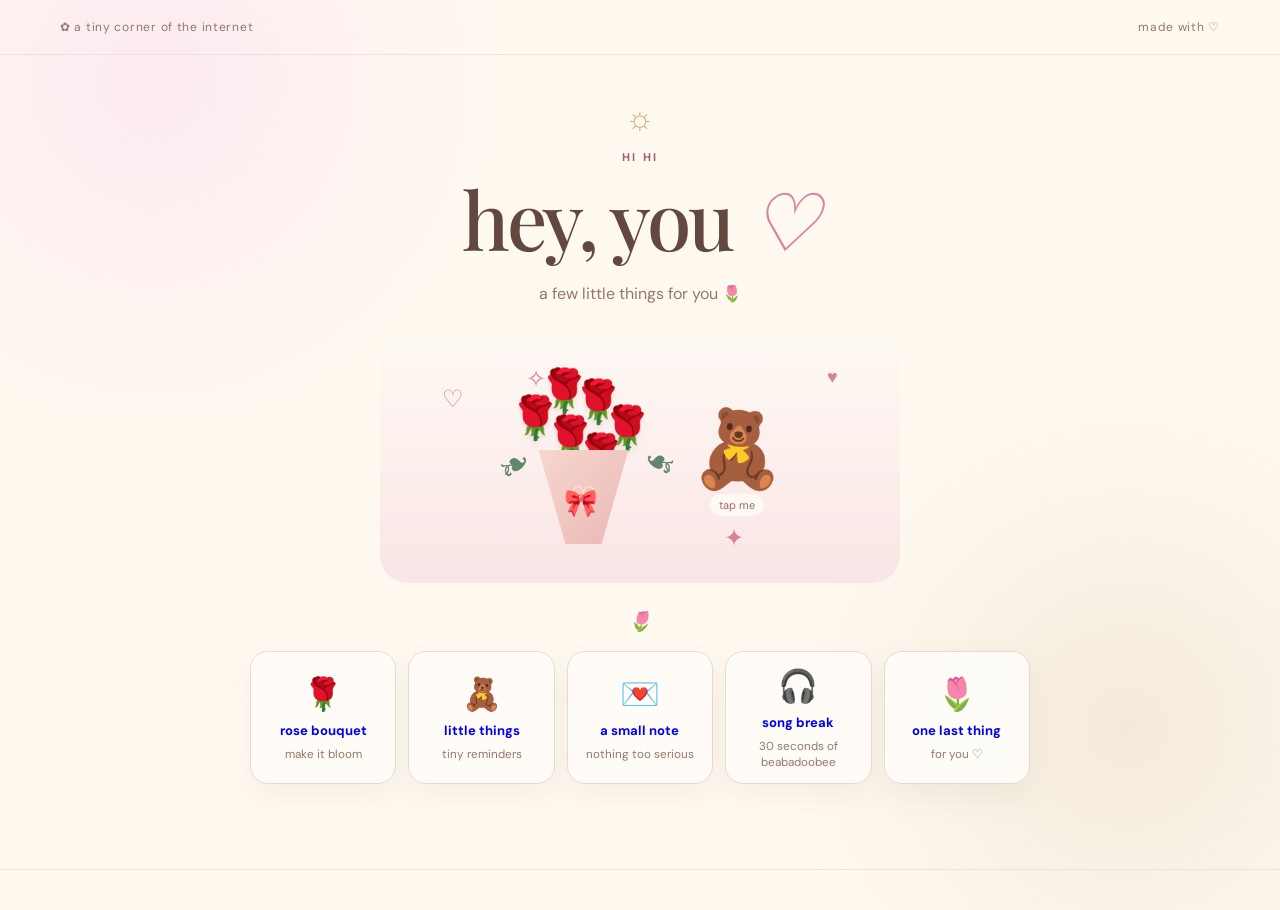
<file: index.html>
<!doctype html>
<html lang="en">
<head>
<meta charset="utf-8"><meta name="viewport" content="width=device-width,initial-scale=1">
<title>a tiny thing for you ♡</title><link rel="stylesheet" href="style.css">
</head>
<body>
<header><span>✿ a tiny corner of the internet</span><span>made with ♡</span></header>
<main>
  <div class="sun">☼</div><p class="eyebrow">hi hi</p>
  <h1>hey, you <em>♡</em></h1>
  <p class="intro">a few little things for you 🌷</p>
  <div class="hero-art" aria-label="a bouquet of pink roses and a little teddy bear">
    <div class="bouquet" aria-hidden="true">
      <span class="rose r1">🌹</span><span class="rose r2">🌹</span><span class="rose r3">🌹</span>
      <span class="rose r4">🌹</span><span class="rose r5">🌹</span><span class="rose r6">🌹</span>
      <span class="leaf l1">❧</span><span class="leaf l2">❧</span><span class="wrap">♡</span><span class="ribbon">🎀</span>
    </div>
    <div class="teddy" id="teddy" role="button" tabindex="0" aria-label="tap the teddy bear">🧸<small>tap me</small></div>
    <span class="float-heart h1">♡</span><span class="float-heart h2">♥</span><span class="spark s1">✦</span><span class="spark s2">✧</span>
  </div>
  <p class="prompt" id="teddyMsg">🌷</p>
  <nav class="tiles">
    <a href="bloom.html"><b>🌹</b><strong>rose bouquet</strong><small>make it bloom</small></a>
    <a href="notes.html"><b>🧸</b><strong>little things</strong><small>tiny reminders</small></a>
    <a href="letter.html"><b>💌</b><strong>a small note</strong><small>nothing too serious</small></a>
    <a href="music.html"><b>🎧</b><strong>song break</strong><small>30 seconds of beabadoobee</small></a>
    <a href="cinna.html"><b>🌷</b><strong>one last thing</strong><small>for you ♡</small></a>
  </nav>
  <p class="tiny"></p>
</main>
<footer></footer>
<script>
const teddy=document.querySelector('#teddy'), msg=document.querySelector('#teddyMsg');
const lines=["🌹","🧸","♡","🌷"];
let i=0; function cuddle(){msg.textContent=lines[i%lines.length];i++;teddy.classList.add('wiggle');setTimeout(()=>teddy.classList.remove('wiggle'),450)}
teddy.addEventListener('click',cuddle);teddy.addEventListener('keydown',e=>{if(e.key==='Enter'||e.key===' '){e.preventDefault();cuddle()}});
</script>
</body></html>
</file>
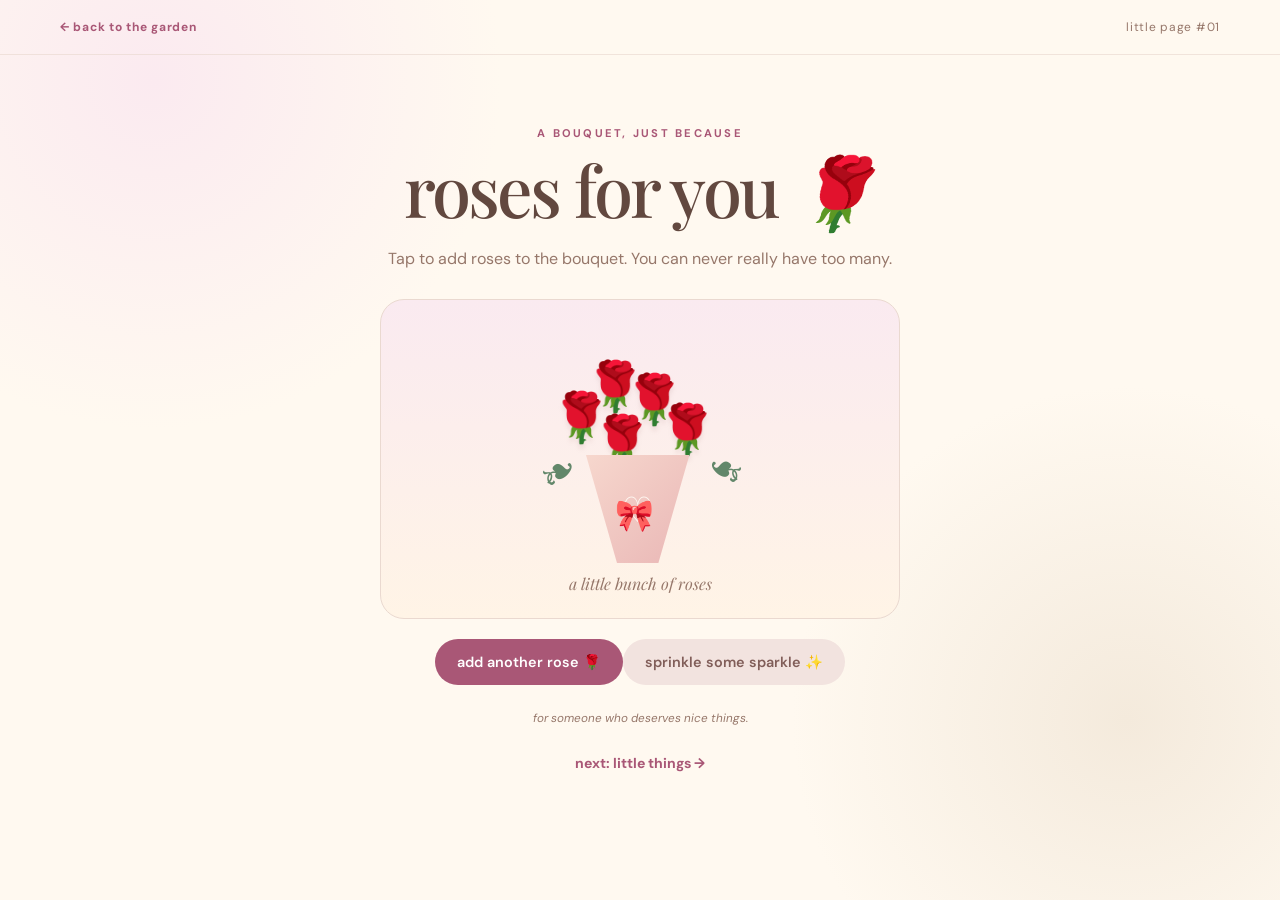
<file: bloom.html>
<!doctype html><html lang="en"><head><meta charset="utf-8"><meta name="viewport" content="width=device-width,initial-scale=1"><title>rose bouquet ♡</title><link rel="stylesheet" href="style.css"></head>
<body><header><a href="index.html">← back to the garden</a><span>little page #01</span></header>
<main class="sub"><p class="eyebrow">a bouquet, just because</p><h1>roses for you <em>🌹</em></h1>
<p class="intro">Tap to add roses to the bouquet. You can never really have too many.</p>
<div class="bloom bouquet-stage" id="garden"><div class="bouquet bigbouquet" id="bigbouquet"><span class="rose r1">🌹</span><span class="rose r2">🌹</span><span class="rose r3">🌹</span><span class="rose r4">🌹</span><span class="rose r5">🌹</span><span class="leaf l1">❧</span><span class="leaf l2">❧</span><span class="wrap">♡</span><span class="ribbon">🎀</span></div><p id="msg">a little bunch of roses</p></div>
<button id="grow">add another rose 🌹</button><button class="soft" id="sparkle">sprinkle some sparkle ✨</button><p class="tiny" id="extra">for someone who deserves nice things.</p>
<a class="next" href="notes.html">next: little things →</a></main>
<script>
const garden=document.querySelector('#garden'),msg=document.querySelector('#msg');let n=0;
document.querySelector('#grow').onclick=()=>{const f=document.createElement('span');f.className='addedrose';f.textContent='🌹';f.style.left=(15+Math.random()*70)+'%';f.style.top=(8+Math.random()*45)+'%';garden.append(f);n++;msg.textContent=['a few more roses for you','okay, this bouquet is getting cute','this is a very respectable amount of roses'][Math.min(n-1,2)];};
document.querySelector('#sparkle').onclick=()=>{const s=document.createElement('span');s.className='addedrose sparkle';s.textContent=['✨','♡','✧','💗'][Math.floor(Math.random()*4)];s.style.left=(10+Math.random()*80)+'%';s.style.top=(5+Math.random()*55)+'%';garden.append(s);document.querySelector('#extra').textContent='there. a little extra pretty, just for you ♡';};
</script></body></html>
</file>
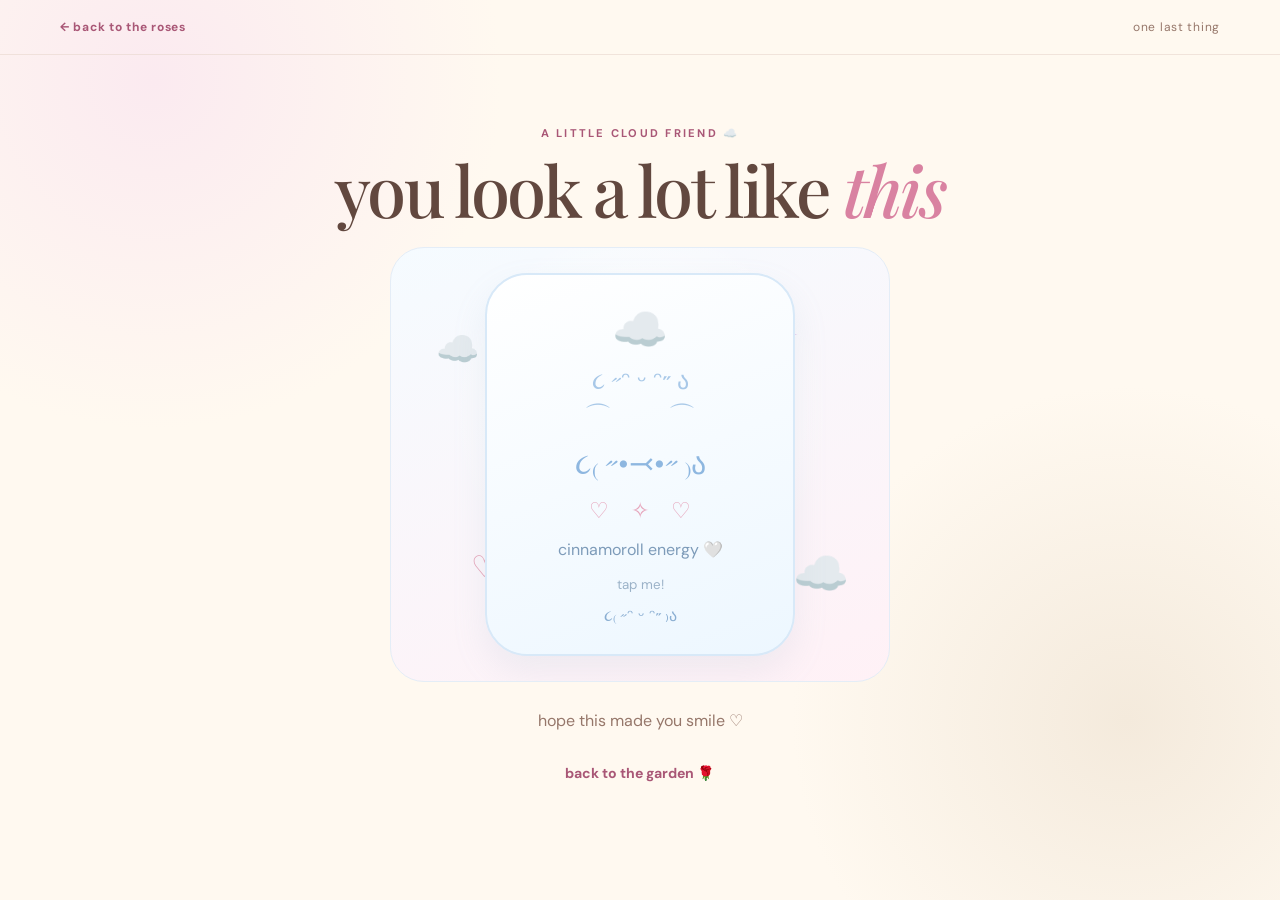
<file: cinna.html>
<!doctype html><html lang="en"><head><meta charset="utf-8"><meta name="viewport" content="width=device-width,initial-scale=1"><title>one last little thing ♡</title><link rel="stylesheet" href="style.css"></head>
<body><header><a href="index.html">← back to the roses</a><span>one last thing</span></header><main class="sub cinna-page"><p class="eyebrow">a little cloud friend ☁️</p><h1>you look a lot like <em>this</em></h1>
<div class="cinna-scene"><span class="float-cloud fc1">☁️</span><span class="float-cloud fc2">☁️</span><span class="float-heart fh1">♡</span><span class="float-heart fh2">✧</span>
<div class="cinna-card" role="button" tabindex="0" aria-label="Tap Cinnamoroll for a surprise"><div class="cloud">☁️</div><div class="cinna">૮ ˶ᵔ ᵕ ᵔ˶ ა</div><div class="ears">⌒　　⌒</div><div class="cinna-face">૮₍ ˶•⤙•˶ ₎ა</div><div class="tiny-hearts">♡　✧　♡</div><p>cinnamoroll energy 🤍</p><small>tap me!</small><div class="surprise-message" aria-live="polite">૮₍ ˶ᵔ ᵕ ᵔ˶ ₎ა</div></div></div>
<p class="intro ending">hope this made you smile ♡</p><a class="next" href="index.html">back to the garden 🌹</a></main>
<script>
const card=document.querySelector('.cinna-card');let taps=0;const messages=['sending you a tiny cloud hug ☁️','boop! you are very cute ♡','a little sprinkle of happy ✧','hope you smile again today (˶ᵔ ᵕ ᵔ˶)'];
function pop(){taps++;card.classList.remove('popped');void card.offsetWidth;card.classList.add('popped');card.querySelector('small').textContent='boop! ♡';card.querySelector('.surprise-message').textContent=messages[(taps-1)%messages.length];for(let i=0;i<5;i++){const el=document.createElement('span');el.className='pop-bit';el.textContent=['♡','☁️','✧','૮₍ ˶ᵔ ᵕ ᵔ˶ ₎ა'][Math.floor(Math.random()*4)];el.style.left=(15+Math.random()*70)+'%';el.style.top=(20+Math.random()*55)+'%';card.appendChild(el);setTimeout(()=>el.remove(),1200)}}
card.addEventListener('click',pop);card.addEventListener('keydown',e=>{if(e.key==='Enter'||e.key===' '){e.preventDefault();pop()}});
</script></body></html>
</file>
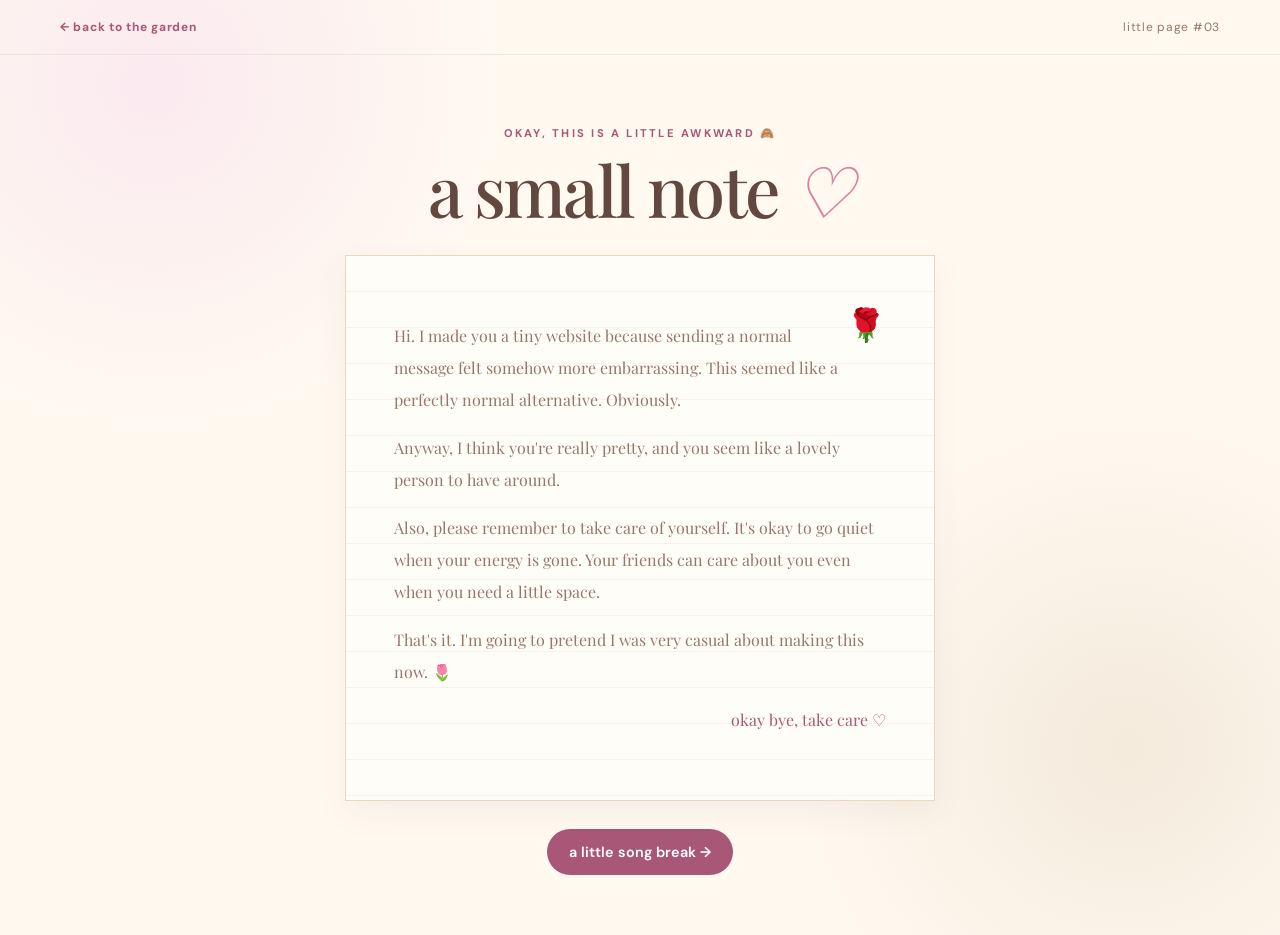
<file: letter.html>
<!doctype html><html lang="en"><head><meta charset="utf-8"><meta name="viewport" content="width=device-width,initial-scale=1"><title>a small note ♡</title><link rel="stylesheet" href="style.css"></head>
<body><header><a href="index.html">← back to the garden</a><span>little page #03</span></header><main class="sub"><p class="eyebrow">okay, this is a little awkward 🙈</p><h1>a small note <em>♡</em></h1>
<article class="letter"><span class="stamp">🌹</span>
<p>Hi. I made you a tiny website because sending a normal message felt somehow more embarrassing. This seemed like a perfectly normal alternative. Obviously.</p>
<p>Anyway, I think you're really pretty, and you seem like a lovely person to have around. </p>
<p>Also, please remember to take care of yourself. It's okay to go quiet when your energy is gone. Your friends can care about you even when you need a little space.</p>
<p>That's it. I'm going to pretend I was very casual about making this now. 🌷</p>
<p class="sign">okay bye, take care ♡</p></article>
<a class="buttonlink" href="music.html">a little song break →</a></main></body></html>
</file>
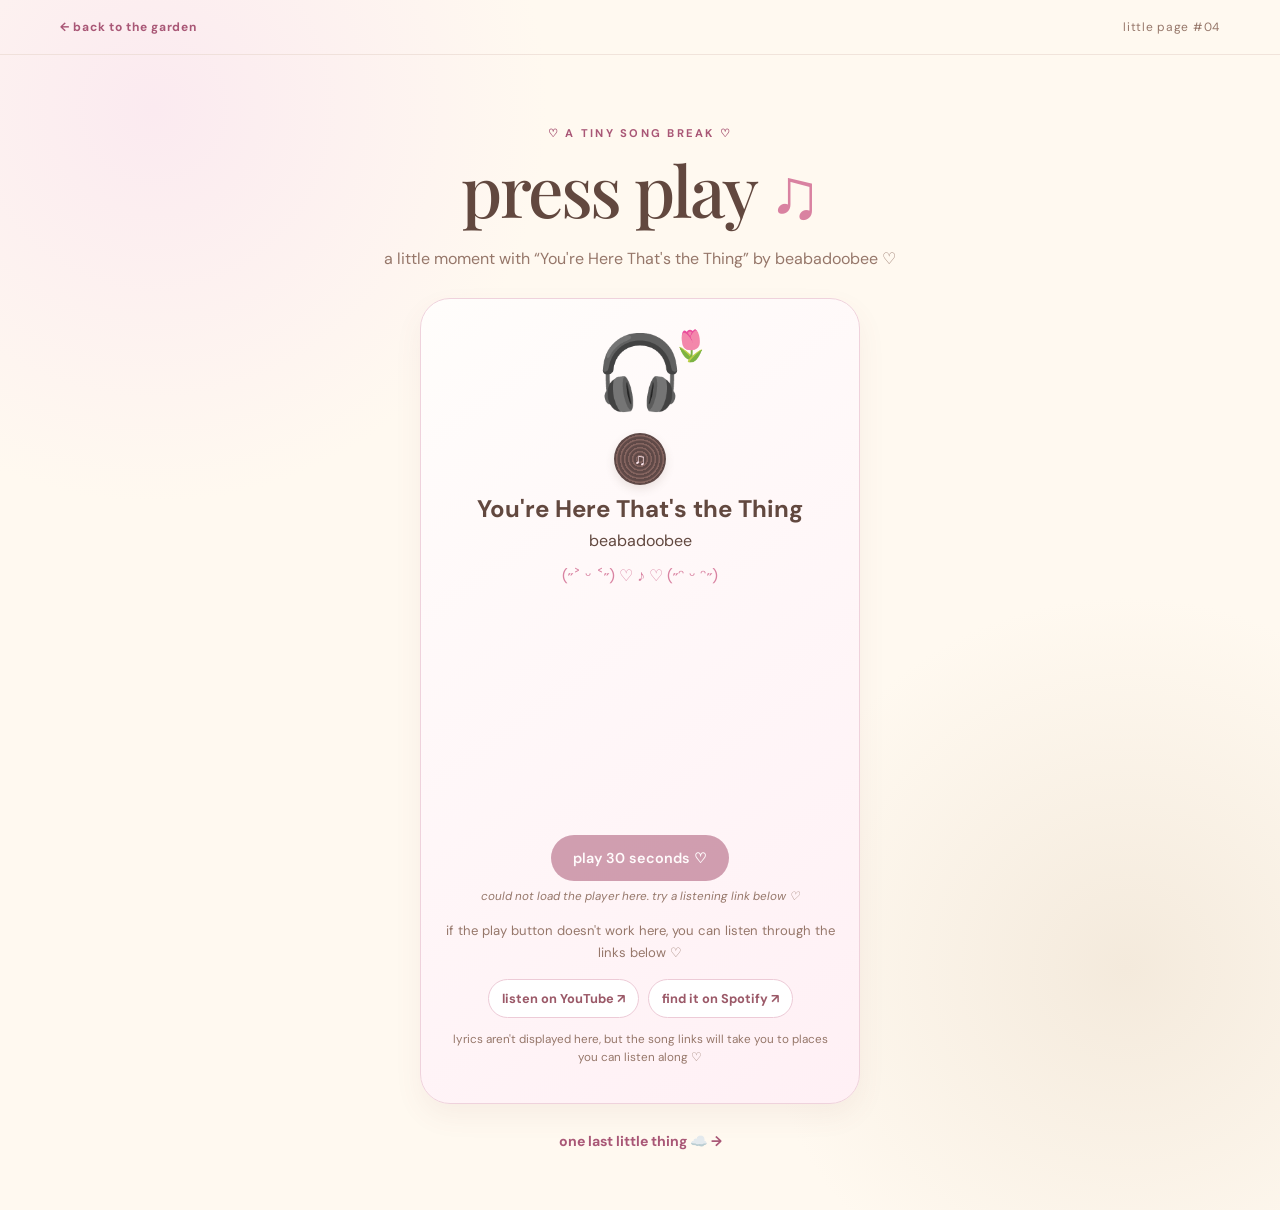
<file: music.html>
<!doctype html><html lang="en"><head><meta charset="utf-8"><meta name="viewport" content="width=device-width,initial-scale=1"><title>song break ♡</title><link rel="stylesheet" href="style.css"></head>
<body class="music-body"><div class="music-floaters" aria-hidden="true"><span>♫</span><span>♡</span><span>(˶ᵔ ᵕ ᵔ˶)</span><span>♪</span><span>૮₍ ˶ᵔ ᵕ ᵔ˶ ₎ა</span><span>♡</span><span>♬</span><span>(づ｡◕‿‿◕｡)づ</span><span>୨୧</span><span>♪</span><span>♡</span><span>₊˚⊹♡</span></div>
<header><a href="index.html">← back to the garden</a><span>little page #04</span></header><main class="sub music-page"><p class="eyebrow">♡ a tiny song break ♡</p><h1>press play <em>♫</em></h1>
<p class="intro">a little moment with “You're Here That's the Thing” by beabadoobee ♡</p>
<div class="music-card song-card"><div class="music-art">🎧<span>🌷</span></div><div class="vinyl">♫</div><h2>You're Here That's the Thing</h2><p>beabadoobee</p><div class="song-doodles">(˶˃ ᵕ ˂˶) ♡ ♪ ♡ (˶ᵔ ᵕ ᵔ˶)</div>
<div id="player-wrap"><div id="player"></div></div><button id="play" disabled>play 30 seconds ♡</button><p id="musicStatus" class="tiny" aria-live="polite">getting the song ready… ♡</p>
<p class="music-disclaimer">if the play button doesn't work here, you can listen through the links below ♡</p><div class="listen-links"><a href="https://www.youtube.com/watch?v=eQAfnVbP6yk&list=RDeQAfnVbP6yk&start_radio=1" target="_blank" rel="noopener">listen on YouTube ↗</a><a href="https://open.spotify.com/search/You're%20Here%20That's%20the%20Thing%20beabadoobee" target="_blank" rel="noopener">find it on Spotify ↗</a></div>
<p class="tiny lyrics-note">lyrics aren't displayed here, but the song links will take you to places you can listen along ♡</p></div>
<a class="next" href="cinna.html">one last little thing ☁️ →</a></main>
<script>
let player=null,stopTimer=null,isReady=false;const playBtn=document.querySelector('#play'),status=document.querySelector('#musicStatus');
function loadPlayer(){if(player||!window.YT||!YT.Player)return;player=new YT.Player('player',{height:'225',width:'300',videoId:'eQAfnVbP6yk',playerVars:{start:0,playsinline:1,rel:0},events:{onReady:()=>{isReady=true;playBtn.disabled=false;status.textContent='ready when you are ♡';},onStateChange:e=>{if(e.data===YT.PlayerState.PLAYING){clearTimeout(stopTimer);status.textContent='♪ playing… ♡';stopTimer=setTimeout(()=>{if(player){player.pauseVideo();status.textContent='your 30-second song moment is complete ♡';}},30000);}},onError:()=>{status.textContent='the embed did not work this time. try a listening link below ♡';}}});}
window.onYouTubeIframeAPIReady=loadPlayer;const api=document.createElement('script');api.src='https://www.youtube.com/iframe_api';api.onerror=()=>status.textContent='could not load the player here. try a listening link below ♡';document.head.appendChild(api);
playBtn.onclick=()=>{if(!isReady||!player){status.textContent='still loading… or use a listening link below ♡';return;}clearTimeout(stopTimer);player.seekTo(0,true);player.playVideo();status.textContent='starting… ♡';};
</script></body></html>
</file>
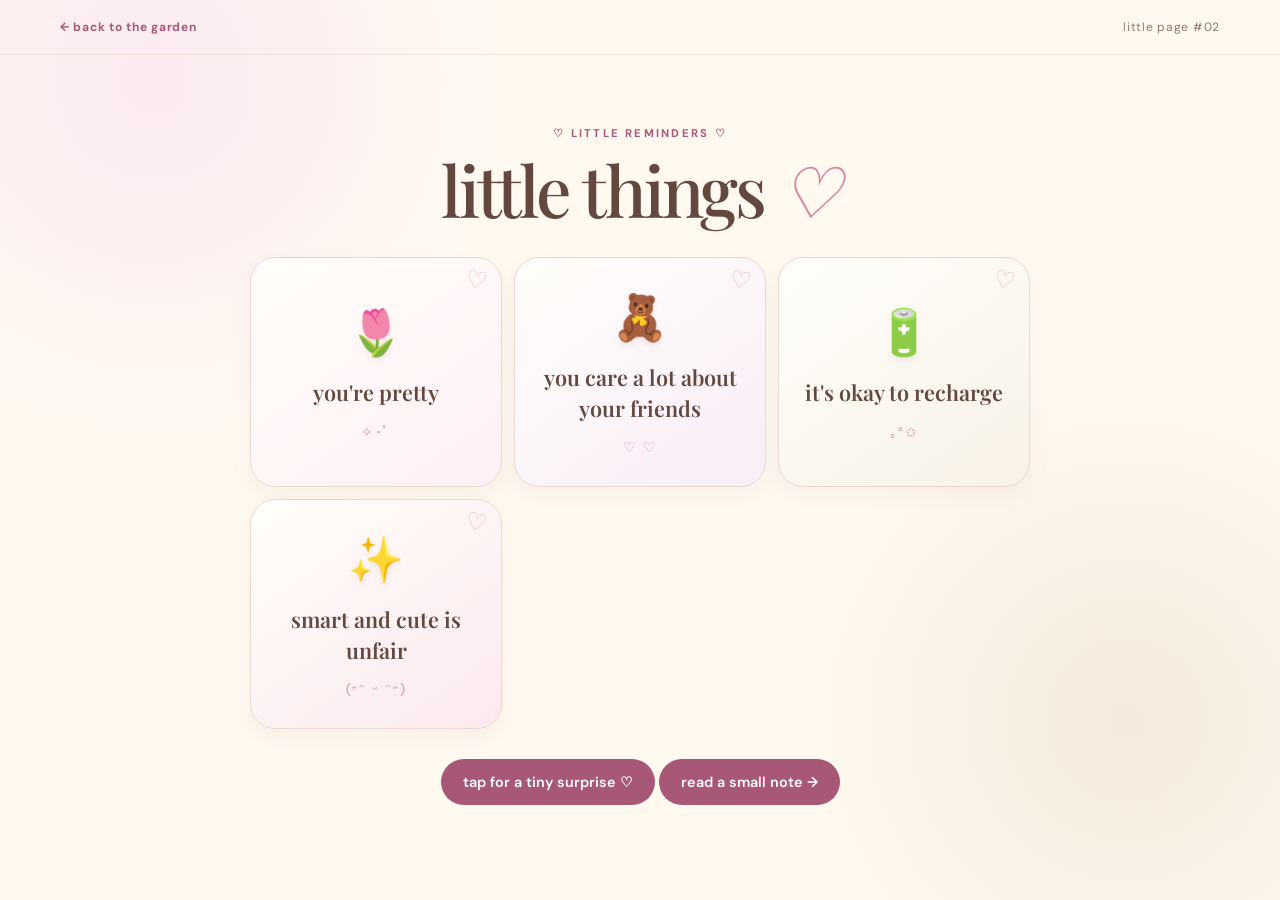
<file: notes.html>
<!doctype html><html lang="en"><head><meta charset="utf-8"><meta name="viewport" content="width=device-width,initial-scale=1"><title>little things ♡</title><link rel="stylesheet" href="style.css"></head>
<body><header><a href="index.html">← back to the garden</a><span>little page #02</span></header><main class="sub"><p class="eyebrow">♡ little reminders ♡</p><h1>little things <em>♡</em></h1>
<section class="notes cute-notes" aria-label="little reminders">
<article tabindex="0"><b>🌷</b><h2>you're pretty</h2><span class="card-sparkle">✧･ﾟ</span></article>
<article tabindex="0"><b>🧸</b><h2>you care a lot about your friends</h2><span class="card-sparkle">♡ ♡</span></article>
<article tabindex="0"><b>🔋</b><h2>it's okay to recharge</h2><span class="card-sparkle">｡°✩</span></article>
<article tabindex="0"><b>✨</b><h2>smart and cute is unfair</h2><span class="card-sparkle">(˶ᵔ ᵕ ᵔ˶)</span></article>
</section><button id="noteBtn">tap for a tiny surprise ♡</button><p class="reply" id="noteReply" aria-live="polite"></p>
<a class="buttonlink" href="letter.html">read a small note →</a></main>
<script>
const cards=[...document.querySelectorAll('.cute-notes article')];
function flip(card){card.classList.toggle('flipped'); if(!card.dataset.original)card.dataset.original=card.querySelector('h2').textContent; card.querySelector('h2').textContent=card.classList.contains('flipped')?['♡ pretty, obviously ♡','your friends are lucky to have you','rest is allowed ☁️','brains and beauty?? unfair'][cards.indexOf(card)]:card.dataset.original;}
cards.forEach(c=>{c.addEventListener('click',()=>flip(c));c.addEventListener('keydown',e=>{if(e.key==='Enter'||e.key===' '){e.preventDefault();flip(c)}})});
const notes=['( ˘͈ ᵕ ˘͈♡) you deserve a good day','૮ ˶ᵔ ᵕ ᵔ˶ ა tiny bear hug','ദ്ദി(˵ •̀ ᴗ - ˵ ) ✧ you got this','(づ๑•ᴗ•๑)づ♡'];let n=0;document.querySelector('#noteBtn').onclick=()=>{document.querySelector('#noteReply').textContent=notes[n++%notes.length];};
</script></body></html>
</file>
<file: style.css>
@import url('https://fonts.googleapis.com/css2?family=DM+Sans:wght@400;500;600;700&family=Playfair+Display:ital,wght@0,500;0,600;1,500&display=swap');:root{--cream:#fff9f0;--paper:#fffdf9;--pink:#d982a1;--dark:#a95776;--pale:#f9e1e9;--brown:#62483f;--muted:#96776a;--line:#ead9d0;--green:#9ba88a}*{box-sizing:border-box}body{margin:0;min-height:100vh;background:radial-gradient(circle at 12% 9%,#fbeaf0,transparent 25%),radial-gradient(circle at 88% 80%,#f4eadc,transparent 25%),var(--cream);color:var(--brown);font-family:'DM Sans',sans-serif}header{display:flex;justify-content:space-between;gap:10px;padding:19px clamp(16px,5vw,60px);border-bottom:1px solid #ead9d0a8;color:var(--muted);font-size:.75rem;letter-spacing:.06em}header a{color:var(--dark);font-weight:700;text-decoration:none}main{width:min(780px,90%);margin:auto;text-align:center;padding:42px 0 60px}.sub{padding-top:60px}.eyebrow{text-transform:uppercase;font-size:.7rem;letter-spacing:.2em;color:var(--dark);font-weight:700}h1{font:500 clamp(2.8rem,9vw,5rem)/1.08 'Playfair Display',Georgia,serif;letter-spacing:-.04em;margin:0 0 18px}em{color:var(--pink);font-weight:500}.sun{font-size:2rem;color:#d7ad67}.intro{font-size:1rem;line-height:1.8;color:var(--muted);margin:0 auto 24px}.garden{height:230px;max-width:560px;margin:20px auto;border:1px solid #f0dce0;border-radius:48% 48% 22px 22px;position:relative;overflow:hidden;background:linear-gradient(#f9eaf0,#fff3e5)}.cloud{position:absolute;background:#fffdf9;border-radius:40px;width:80px;height:22px;opacity:.8}.cloud:before,.cloud:after{content:'';position:absolute;background:inherit;border-radius:50%;width:30px;height:30px;top:-12px;left:12px}.cloud:after{left:39px;top:-5px}.c1{left:12%;top:35px}.c2{right:12%;top:62px;transform:scale(.7)}.butterfly{position:absolute;right:25%;top:25px;color:var(--pink);font-size:2rem}.fl{position:absolute;z-index:2;bottom:43px;font-size:3.3rem;color:var(--pink);text-shadow:0 4px 3px #b3a18a55}.f1{left:10%;transform:rotate(-10deg)}.f2{left:29%;bottom:52px;color:#e6b65f;font-size:2.7rem}.f3{left:47%;font-size:3.7rem;color:#c87e9b}.f4{left:68%;bottom:51px;color:#fffdf7}.f5{right:8%;color:#e7adbd}.grass{position:absolute;bottom:0;height:55px;left:0;right:0;background:#b8c4a3;border-radius:50% 50% 0 0/35% 35% 0 0}.prompt{font:italic 1.2rem 'Playfair Display',Georgia,serif;margin:24px 0 18px}.tiles{display:grid;grid-template-columns:repeat(4,1fr);gap:12px}.tiles a{display:flex;flex-direction:column;align-items:center;justify-content:center;gap:7px;min-height:130px;padding:13px 7px;background:#fffdf9e8;border:1px solid var(--line);border-radius:18px;box-shadow:0 12px 30px #62483f10;text-decoration:none;transition:.2s}.tiles a:hover{transform:translateY(-4px);border-color:var(--pink)}.tiles b{font-size:2rem}.tiles strong{font-size:.82rem}.tiles small,.tiny{font-size:.73rem;color:var(--muted)}.tiny{margin-top:25px;font-style:italic}.sub h1{font-size:clamp(2.5rem,8vw,4.4rem)}.bloom{height:240px;position:relative;overflow:hidden;margin:25px auto 20px;max-width:520px;border:1px solid var(--line);border-radius:24px;background:linear-gradient(#faeaf0,#fff4e6)}.bloom p{position:absolute;bottom:8px;left:10px;right:10px;font:italic 1rem 'Playfair Display',serif;color:var(--muted)}.grown{position:absolute;font-size:2.4rem;animation:pop .4s ease-out}@keyframes pop{from{transform:scale(.1);opacity:0}to{transform:scale(1);opacity:1}}button,.buttonlink{border:0;border-radius:999px;background:var(--dark);color:white;font:600 .9rem 'DM Sans',sans-serif;padding:14px 22px;cursor:pointer;text-decoration:none;display:inline-flex;align-items:center;justify-content:center;transition:.2s}button:hover,.buttonlink:hover{transform:translateY(-2px);background:#914663}.next{display:block;margin:28px auto 0;color:var(--dark);font-weight:700;text-decoration:none;font-size:.88rem}.notes{display:grid;grid-template-columns:repeat(3,1fr);gap:12px;margin:30px 0}.notes article{padding:20px 15px;background:var(--paper);border:1px solid var(--line);border-radius:18px;box-shadow:0 12px 30px #62483f10}.notes b{font-size:2rem}.notes h2,.reply h2{font:600 1.2rem 'Playfair Display',serif}.notes p,.letter p,.reply p{font-size:.9rem;line-height:1.8;color:var(--muted)}.letter{position:relative;text-align:left;max-width:590px;margin:28px auto;padding:clamp(24px,6vw,48px);border:1px solid #e8d8bd;background:repeating-linear-gradient(transparent,transparent 35px,#f1e5d9 36px),#fffdf8;box-shadow:0 12px 30px #62483f10}.letter p{font:1rem/2 'Playfair Display',serif}.stamp{float:right;color:var(--pink);font-size:2rem}.sign{text-align:right;font-style:italic;color:var(--dark)!important}.heart{font-size:3rem;color:var(--pink);animation:pulse 1.6s infinite}@keyframes pulse{50%{transform:scale(1.12)}}.question h1{max-width:650px;margin:0 auto 18px}.answers{display:flex;justify-content:center;gap:12px;flex-wrap:wrap;margin:28px 0}.soft{background:#f1d7df;color:var(--dark)}.soft:hover{background:#eac5d2}.reply:not(:empty){padding:24px;margin:18px auto;border:1px solid var(--line);border-radius:20px;background:var(--paper);max-width:520px;animation:pop .3s}.reply h2{color:var(--dark);font-size:1.6rem}.emoji{font-size:2rem}.reply .buttonlink{margin-top:8px}footer{text-align:center;padding:20px;color:#a58c80;font-size:.7rem;border-top:1px solid #ead9d0a8;letter-spacing:.05em}@media(max-width:620px){header{font-size:.64rem;padding:15px 5%}main{width:88%;padding-top:34px}.tiles{grid-template-columns:repeat(2,1fr)}.tiles a{min-height:120px}.garden{height:205px}.fl{font-size:2.7rem}.f3{font-size:3.2rem}.notes{grid-template-columns:1fr}.notes article{text-align:left;display:grid;grid-template-columns:42px 1fr;column-gap:8px}.notes b{grid-row:span 2}.notes h2{margin:2px 0 5px}.answers button{width:100%}.letter p{font-size:.96rem}}

/* extra bouquet, bear and tiny interactive details */
.hero-art{position:relative;display:flex;align-items:center;justify-content:center;gap:14px;min-height:250px;margin:22px auto 8px;max-width:520px;overflow:hidden;border-radius:28px;background:linear-gradient(180deg,#fff9f4,#f9e5e5)}
.bouquet{position:relative;width:180px;height:205px;flex-shrink:0}
.rose{position:absolute;font-size:42px;filter:drop-shadow(0 4px 2px #8d5c5c20)}
.r1{left:42px;top:8px}.r2{left:76px;top:19px}.r3{left:13px;top:35px}.r4{left:105px;top:45px}.r5{left:48px;top:55px}.r6{left:79px;top:73px}
.leaf{position:absolute;color:#62876a;font-size:38px}.l1{left:3px;top:85px;transform:rotate(-35deg)}.l2{right:0;top:83px;transform:scaleX(-1) rotate(-30deg)}
.wrap{position:absolute;left:38px;top:95px;width:100px;height:94px;display:grid;place-items:center;background:linear-gradient(135deg,#f7d8ce,#e9b6b5);clip-path:polygon(5% 0,95% 0,68% 100%,32% 100%);font-size:30px;color:#fff9f3}
.ribbon{position:absolute;left:68px;top:130px;font-size:27px}
.teddy{display:flex;flex-direction:column;align-items:center;justify-content:center;font-size:76px;cursor:pointer;user-select:none;transform-origin:center;z-index:2}
.teddy small{font-size:11px;color:#956d65;background:#fff8f3;border-radius:20px;padding:4px 9px;margin-top:-5px}
.wiggle{animation:wiggle .4s ease}.float-heart,.spark{position:absolute;color:#d78394;font-size:24px;animation:floaty 2.5s ease-in-out infinite}.h1{left:12%;top:20%}.h2{right:12%;top:13%;font-size:18px}.s1{right:30%;bottom:12%}.s2{left:28%;top:12%}
@keyframes wiggle{0%,100%{transform:rotate(0)}25%{transform:rotate(-12deg) scale(1.08)}75%{transform:rotate(12deg) scale(1.08)}}
@keyframes floaty{0%,100%{transform:translateY(0)}50%{transform:translateY(-8px)}}
.tiles{grid-template-columns:repeat(auto-fit,minmax(140px,1fr))}
.bouquet-stage{position:relative;min-height:320px;overflow:hidden;display:flex;flex-direction:column;align-items:center;justify-content:center}
.bigbouquet{transform:scale(1.15);margin:8px auto 0}
.addedrose{position:absolute;font-size:30px;animation:pop .45s ease both;filter:drop-shadow(0 3px 2px #8d5c5c22)}
.addedrose.sparkle{font-size:24px}
@keyframes pop{from{transform:scale(.2) rotate(-30deg);opacity:0}to{transform:scale(1) rotate(0);opacity:1}}
button.soft{background:#f2e3df;color:#815e59;box-shadow:none}
.reply{margin:18px auto;padding:15px;border-radius:18px;background:#fff8f3;max-width:440px;line-height:1.65}
.reply:empty{display:none}
.music-card{max-width:440px;margin:24px auto;padding:22px;background:#fff8f3;border:1px solid #efd8d5;border-radius:24px;box-shadow:0 12px 28px #8d5c5c12}
.music-art{position:relative;font-size:72px;margin:5px auto 14px}.music-art span{font-size:30px;position:absolute;top:0;margin-left:-13px}
.music-card h2{margin:5px 0}.music-card p{margin:6px 0 14px}.music-card a{color:#9b5968}
#player-wrap{width:100%;min-height:225px;overflow:hidden;margin:12px auto;display:flex;justify-content:center}#player{width:300px;min-height:225px;max-width:100%}#player iframe{max-width:100%;border:0;border-radius:14px}
#play:disabled{opacity:.55;cursor:wait}
@media(max-width:480px){.hero-art{min-height:220px;gap:0}.bouquet{transform:scale(.85);margin-left:-8px;margin-right:-12px}.teddy{font-size:62px}.tiles{grid-template-columns:repeat(2,minmax(0,1fr))}.bigbouquet{transform:scale(.95)}}

.cinna-card{position:relative;max-width:340px;margin:25px auto;padding:28px 18px 22px;background:linear-gradient(160deg,#fff,#eaf5ff);border:2px solid #d8e9f8;border-radius:38px;box-shadow:0 14px 28px #8cabc51a;cursor:pointer;transition:transform .25s,box-shadow .25s;overflow:hidden}
.cinna-card.popped{transform:translateY(-5px) rotate(-1deg);box-shadow:0 18px 35px #8cabc533}
.cinna-card .cloud{font-size:44px;color:#a6c9ec;position:absolute;right:22px;top:14px;animation:floaty 3s ease-in-out infinite}
.cinna-card .cinna{font-size:24px;color:#a8c8e8;margin:24px 0 4px}
.cinna-card .ears{font-size:28px;color:#a9c9e8;margin-top:-4px}
.cinna-card .cinna-face{font-size:30px;color:#8eb7e0;margin:8px 0}
.cinna-card .tiny-hearts{color:#e6a4bb;font-size:22px;margin:10px}
.cinna-card p{color:#7d9bb9;margin:8px 0}.cinna-card small{display:block;color:#9bb2c8;margin-top:12px}
.ending{margin-top:25px}


/* cute, interactive reminder cards */
.cute-notes article{position:relative;min-height:230px;display:flex;flex-direction:column;align-items:center;justify-content:center;gap:15px;overflow:hidden;cursor:pointer;transition:transform .25s,background .25s,border-color .25s,box-shadow .25s;border-radius:25px;background:linear-gradient(145deg,#fffefa,#fff0f4);box-shadow:0 10px 22px #a96d7b12}
.cute-notes article:nth-child(2){background:linear-gradient(145deg,#fffefa,#f9edf8)}.cute-notes article:nth-child(3){background:linear-gradient(145deg,#fffefa,#f8f2e7)}.cute-notes article:nth-child(4){background:linear-gradient(145deg,#fffefa,#fce9ee)}
.cute-notes article:before{content:'♡';position:absolute;right:13px;top:6px;font-size:24px;color:#e4a0b5;opacity:.65;transform:rotate(12deg)}
.cute-notes article:hover,.cute-notes article:focus-visible{transform:translateY(-7px) rotate(-1deg);border-color:#df9db3;box-shadow:0 17px 30px #a96d7b20;outline:none}
.cute-notes article.flipped{animation:cardbounce .38s ease;background:linear-gradient(145deg,#ffeaf1,#fffaf7)}
.cute-notes b{font-size:2.8rem;filter:drop-shadow(0 4px 3px #b37c8420);transition:transform .25s}.cute-notes article:hover b{transform:rotate(-9deg) scale(1.12)}
.cute-notes h2{max-width:240px;margin:0;font-size:1.35rem;line-height:1.45}.card-sparkle{color:#d982a1;font-size:.85rem;letter-spacing:.12em;opacity:.85}
@keyframes cardbounce{50%{transform:scale(1.04) rotate(1deg)}}
/* Cinnamoroll-inspired interactive cloud scene */
.cinna-scene{position:relative;max-width:500px;margin:20px auto;min-height:430px;display:grid;place-items:center;border-radius:34px;background:radial-gradient(circle at 50% 38%,#fff 0 15%,transparent 52%),linear-gradient(160deg,#f5fbff,#fff1f6);border:1px solid #e4edf7;overflow:hidden}
.cinna-card{z-index:1;width:min(310px,82%);min-height:300px;display:flex;flex-direction:column;align-items:center;justify-content:center;padding:25px 18px;background:linear-gradient(160deg,#fff,#edf7ff);border:2px solid #d8e9f8;border-radius:42px;box-shadow:0 16px 34px #8cabc522;cursor:pointer;transition:transform .25s,box-shadow .25s;position:relative;overflow:hidden}
.cinna-card .cloud{position:static;background:none;width:auto;height:auto;font-size:45px;opacity:1;animation:floaty 3s ease-in-out infinite}.cinna-card .cloud:before,.cinna-card .cloud:after{display:none}
.cinna-card .cinna{font-size:24px;color:#a8c8e8;margin:6px 0}.cinna-card .ears{font-size:28px;color:#a9c9e8;margin-top:-4px}.cinna-card .cinna-face{font-size:30px;color:#8eb7e0;margin:8px 0}.cinna-card .tiny-hearts{color:#e6a4bb;font-size:22px;margin:5px}.cinna-card p{color:#7d9bb9;margin:8px 0}.cinna-card small{display:block;color:#9bb2c8;margin-top:8px}.cinna-card.popped{transform:translateY(-5px) rotate(-2deg) scale(1.025);box-shadow:0 20px 40px #8cabc544}
.surprise-message{margin-top:12px;color:#8aaed2;font-size:1rem;min-height:24px}.float-cloud,.float-heart{position:absolute;pointer-events:none;animation:floaty 3.5s ease-in-out infinite}.fc1{left:9%;top:18%;font-size:35px}.fc2{right:8%;bottom:18%;font-size:45px;animation-delay:1s}.fh1{left:16%;bottom:22%;font-size:30px;color:#e4a0b5}.fh2{right:18%;top:16%;font-size:26px;color:#d9b5e8;animation-delay:.8s}.pop-bit{position:absolute;z-index:3;pointer-events:none;color:#d982a1;font-size:22px;animation:popbit 1.1s ease-out forwards}@keyframes popbit{from{opacity:0;transform:translateY(12px) scale(.5)}30%{opacity:1}to{opacity:0;transform:translateY(-45px) scale(1.3)}}
/* song page floating notes and kaomojis */
.music-body{overflow-x:hidden}.music-floaters{position:fixed;inset:0;pointer-events:none;overflow:hidden;z-index:0;color:#d982a1}.music-floaters span{position:absolute;bottom:-60px;left:var(--x,10%);font-size:clamp(18px,2.6vw,30px);opacity:.65;animation:musicfloat var(--duration,12s) linear infinite;animation-delay:var(--delay,0s);white-space:nowrap}.music-floaters span:nth-child(1){--x:7%;--duration:14s}.music-floaters span:nth-child(2){--x:20%;--duration:11s;--delay:2s}.music-floaters span:nth-child(3){--x:33%;--duration:16s;--delay:1s;font-size:17px}.music-floaters span:nth-child(4){--x:45%;--duration:13s;--delay:4s}.music-floaters span:nth-child(5){--x:58%;--duration:18s;--delay:3s;font-size:16px}.music-floaters span:nth-child(6){--x:70%;--duration:12s;--delay:1s}.music-floaters span:nth-child(7){--x:82%;--duration:15s;--delay:5s}.music-floaters span:nth-child(8){--x:88%;--duration:17s;--delay:2s;font-size:16px}.music-floaters span:nth-child(9){--x:52%;--duration:12s;--delay:6s}.music-floaters span:nth-child(10){--x:27%;--duration:15s;--delay:7s}.music-floaters span:nth-child(11){--x:76%;--duration:13s;--delay:4s}.music-floaters span:nth-child(12){--x:39%;--duration:16s;--delay:5s}@keyframes musicfloat{0%{transform:translateY(0) rotate(-12deg);opacity:0}15%{opacity:.65}85%{opacity:.65}100%{transform:translateY(-115vh) rotate(18deg);opacity:0}}
.music-page,.music-page header,.music-card{position:relative;z-index:1}.song-card{border-radius:30px;background:linear-gradient(145deg,#fffdfb,#fff0f5);border-color:#efd2dc}.song-doodles{color:#d982a1;font-size:1rem;margin:12px 0}.vinyl{width:52px;height:52px;display:grid;place-items:center;margin:8px auto;border-radius:50%;background:repeating-radial-gradient(circle,#5f4947 0 2px,#84645f 3px 4px);color:#ffe8ef;box-shadow:0 4px 10px #62483f22;animation:vinylspin 5s linear infinite}@keyframes vinylspin{to{transform:rotate(360deg)}}
.music-disclaimer{font-size:.82rem;line-height:1.7;color:#96776a;margin:18px auto 10px}.listen-links{display:flex;flex-wrap:wrap;justify-content:center;gap:9px;margin:12px auto}.listen-links a{padding:10px 13px;border-radius:999px;background:#fff;border:1px solid #edcbd7;text-decoration:none;font-size:.8rem;font-weight:700;color:#9b5968!important}.listen-links a:hover{background:#ffeaf1;transform:translateY(-2px)}.lyrics-note{font-style:normal;line-height:1.6}.music-card .tiny{line-height:1.6}
@media(max-width:620px){.cute-notes article{min-height:170px;text-align:center;display:flex}.cute-notes h2{margin:0}.cinna-scene{min-height:390px}.music-floaters span{font-size:20px}}
</file>
